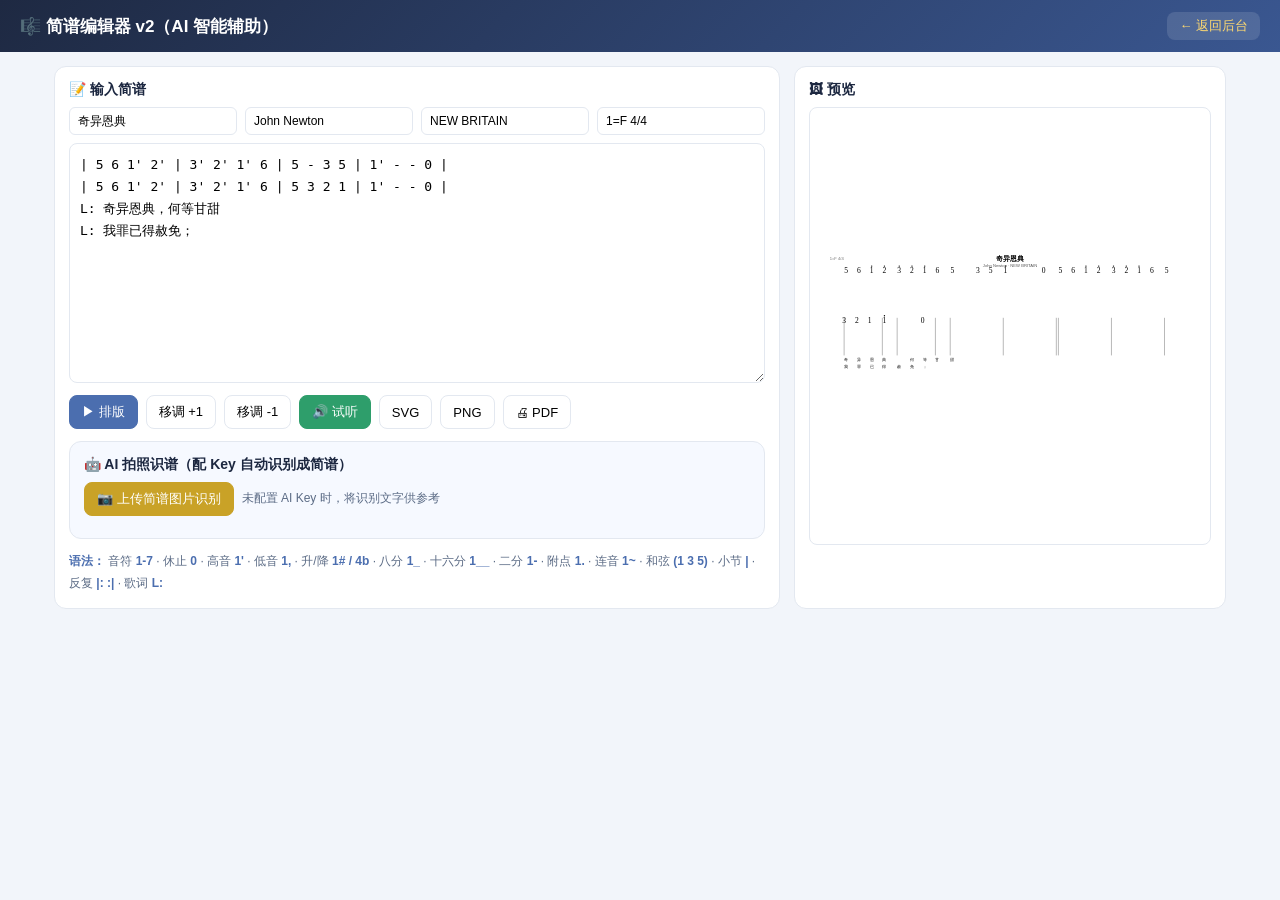
<file: static/jianpu.html>
<!DOCTYPE html>
<html lang="zh-CN">
<head>
<meta charset="UTF-8">
<meta name="viewport" content="width=device-width, initial-scale=1.0">
<title>简谱编辑器 · 赞美诗中心</title>
<style>
:root{--ink:#1c2740;--ink2:#5b6b85;--primary:#4b6eaf;--gold:#c9a227;--line:#e3e8f0;--bg:#f2f5fa}
*{box-sizing:border-box;margin:0;padding:0}
body{font-family:-apple-system,BlinkMacSystemFont,"PingFang SC","Hiragino Sans GB","Microsoft YaHei",sans-serif;background:var(--bg);color:var(--ink);}
.top{background:linear-gradient(135deg,#1e2942,#3a5791);color:#fff;padding:12px 20px;display:flex;justify-content:space-between;align-items:center;flex-wrap:wrap;gap:8px}
.top h1{font-size:17px}
.top a{color:#ffd970;text-decoration:none;font-size:13px;background:rgba(255,255,255,.12);padding:5px 12px;border-radius:8px}
.wrap{max-width:1200px;margin:0 auto;padding:14px}
.grid{display:grid;grid-template-columns:1fr 1.5fr;gap:14px}
@media(max-width:950px){.grid{grid-template-columns:1fr}}
.card{background:#fff;border:1px solid var(--line);border-radius:12px;padding:14px;margin-bottom:12px}
.card h2{font-size:14px;margin-bottom:8px}
textarea{width:100%;min-height:240px;border:1px solid var(--line);border-radius:8px;padding:10px;font-size:13px;font-family:ui-monospace,Menlo,monospace;line-height:1.7;resize:vertical;outline:none}
textarea:focus{border-color:var(--primary)}
.btn{border:1px solid var(--line);background:#fff;border-radius:8px;padding:7px 12px;font-size:13px;cursor:pointer}
.btn-primary{background:var(--primary);color:#fff;border-color:var(--primary)}
.btn-gold{background:var(--gold);color:#fff;border-color:var(--gold)}
.btn-green{background:#2e9e6b;color:#fff;border-color:#2e9e6b}
.btn:hover{opacity:.9}
.mt8{margin-top:8px}.mt12{margin-top:12px}
.hint{font-size:12px;color:var(--ink2);line-height:1.8}
.hint b{color:var(--primary)}
#score{overflow:auto;min-height:320px;background:#fff;border:1px solid var(--line);border-radius:8px;padding:10px}
#score svg{max-width:100%}
.meta{display:grid;grid-template-columns:repeat(4,1fr);gap:8px;margin-bottom:8px}
.meta input{border:1px solid var(--line);border-radius:6px;padding:6px 8px;font-size:12px;outline:none}
.upload{display:flex;gap:8px;align-items:center;flex-wrap:wrap}
</style>
</head>
<body>
<div class="top">
  <h1>🎼 简谱编辑器 v2（AI 智能辅助）</h1>
  <a href="/#/collection">← 返回后台</a>
</div>
<div class="wrap">
  <div class="grid">
    <div class="card">
      <h2>📝 输入简谱</h2>
      <div class="meta">
        <input id="mTitle" placeholder="歌名" value="奇异恩典">
        <input id="mAuthor" placeholder="作词" value="John Newton">
        <input id="mComposer" placeholder="作曲" value="NEW BRITAIN">
        <input id="mKey" placeholder="1=F 4/4" value="1=F 4/4">
      </div>
      <textarea id="src" spellcheck="false">| 5 6 1' 2' | 3' 2' 1' 6 | 5 - 3 5 | 1' - - 0 |
| 5 6 1' 2' | 3' 2' 1' 6 | 5 3 2 1 | 1' - - 0 |
L: 奇异恩典，何等甘甜
L: 我罪已得赦免；</textarea>
      <div class="mt8 flex" style="display:flex;gap:8px;flex-wrap:wrap">
        <button class="btn btn-primary" id="render">▶ 排版</button>
        <button class="btn" id="transUp">移调 +1</button>
        <button class="btn" id="transDown">移调 -1</button>
        <button class="btn btn-green" id="play">🔊 试听</button>
        <button class="btn" id="dlSvg">SVG</button>
        <button class="btn" id="dlPng">PNG</button>
        <button class="btn" id="dlPdf">🖨 PDF</button>
      </div>
      <div class="card mt12" style="background:#f6f9ff">
        <h2>🤖 AI 拍照识谱（配 Key 自动识别成简谱）</h2>
        <div class="upload">
          <label class="btn btn-gold" for="aiFile">📷 上传简谱图片识别</label>
          <input type="file" id="aiFile" accept="image/*" style="display:none">
          <span class="hint" id="aiStatus">未配置 AI Key 时，将识别文字供参考</span>
        </div>
        <div id="aiResult" class="mt8 hint"></div>
      </div>
      <div class="hint mt12">
        <b>语法：</b> 音符 <b>1-7</b> · 休止 <b>0</b> · 高音 <b>1'</b> · 低音 <b>1,</b> · 升/降 <b>1# / 4b</b> · 八分 <b>1_</b> · 十六分 <b>1__</b> · 二分 <b>1-</b> · 附点 <b>1.</b> · 连音 <b>1~</b> · 和弦 <b>(1 3 5)</b> · 小节 <b>|</b> · 反复 <b>|: :|</b> · 歌词 <b>L:</b>
      </div>
    </div>
    <div class="card">
      <h2>🖼 预览</h2>
      <div id="score"></div>
    </div>
  </div>
</div>
<script>
const $ = (s) => document.querySelector(s);
const DUR = { "": 1, "_": 0.5, "__": 0.25, "-": 2, "--": 3, "---": 4 };
const W = 30, H = 34, TOP = 58;

function parseTokens() {
  const lines = $("#src").value.split("\n").map(l => l.trim()).filter(l => l);
  const lyricRows = [], music = [];
  for (const ln of lines) {
    if (ln.startsWith("L:")) { lyricRows.push(ln.slice(2).trim()); continue; }
    music.push(ln);
  }
  const tokens = [];
  for (const ln of music) for (const t of ln.split(/\s+/)) if (t) tokens.push(t);
  return { tokens, lyricRows };
}

function noteWidth(tok) {
  let dur = "";
  const m = tok.match(/-+$/);
  if (tok.endsWith("__")) dur = "__"; else if (tok.endsWith("_")) dur = "_"; else if (m) dur = m[0];
  return (DUR[dur] ?? 1) * W;
}
function cleanNote(tok) {
  const m = tok.match(/^(\d+|[0-7])/);
  return m ? m[1] : null;
}
function hasDur(tok) {
  return /[_\-.]/.test(tok) || /'|,/.test(tok);
}

function renderJianpu() {
  const { tokens, lyricRows } = parseTokens();
  let x = 50, maxX = 50, y = TOP, firstX = 50;
  const notes = [], bars = [];
  for (const tok of tokens) {
    if (tok.startsWith("|") || tok.startsWith(":")) {
      bars.push({ x, type: tok });
      x += tok.startsWith("||") || tok.startsWith("|:") ? 12 : tok.startsWith(":|") ? 16 : 6;
      continue;
    }
    if (tok.startsWith("(") || tok.includes(")")) {
      // 和弦：括号内音符叠置
      const inner = tok.replace(/[()]/g, "").split(/\s+/).filter(Boolean);
      const w = Math.max(...inner.map(noteWidth)) + 6;
      notes.push({ x, y, chord: inner, w });
      x += w + 6; maxX = x; continue;
    }
    if (x > 1000) { x = firstX; y += H * 4 + 8; }
    const base = cleanNote(tok);
    const w = base !== null ? noteWidth(tok) : W;
    notes.push({ x, y, tok, w, isNote: base !== null });
    x += w + 7; maxX = Math.max(maxX, x);
  }
  maxX += 40;
  const lyricH = lyricRows.length * 20;
  const svgH = y + H * 4 + lyricH + 34;
  const PAD = 20;
  let svg = `<svg xmlns="http://www.w3.org/2000/svg" width="${maxX + PAD * 2}" height="${svgH}" viewBox="0 0 ${maxX + PAD * 2} ${svgH}" style="background:#fff">`;
  // 标题区
  const title = $("#mTitle").value.trim() || "未命名";
  const author = $("#mAuthor").value.trim(), composer = $("#mComposer").value.trim();
  const keyMeter = $("#mKey").value.trim();
  const tw = title.length * 16;
  svg += `<text x="${PAD + maxX / 2}" y="24" font-size="20" font-weight="bold" text-anchor="middle">${title}</text>`;
  const sub = [author, composer].filter(Boolean).join(" · ");
  if (sub) svg += `<text x="${PAD + maxX / 2}" y="42" font-size="12" text-anchor="middle" fill="#555">${sub}</text>`;
  svg += `<text x="${PAD + 8}" y="20" font-size="12" fill="#777">${keyMeter}</text>`;
  // 小节线
  for (const b of bars) {
    const bx = PAD + b.x;
    svg += `<line x1="${bx}" y1="${y - 14}" x2="${bx}" y2="${y + H * 2.8}" stroke="#333" stroke-width="${b.type.includes("||") || b.type.includes(":") ? 1.6 : 1}"/>`;
    if (b.type.startsWith("|:")) svg += `<text x="${bx - 4}" y="${y - 20}" font-size="13">𝄆</text>`;
    if (b.type.startsWith(":|")) svg += `<text x="${bx - 12}" y="${y - 20}" font-size="13">𝄇</text>`;
  }
  // 音符
  for (const n of notes) {
    const nx = PAD + n.x, ny = n.y;
    if (n.chord) {
      const steps = n.chord.length;
      n.chord.forEach((c, i) => {
        const m = c.match(/^([0-7])(['",]*)(_*)(-*)(\.?)([#b♯♭]?)$/);
        if (!m) return;
        const cy = ny + (i - steps / 2 + 0.5) * 16;
        const w = noteWidth(c);
        svg += `<text x="${nx}" y="${cy}" font-size="16" text-anchor="middle">${m[1]}</text>`;
        const up = (m[2].match(/'/g) || []).length, down = (m[2].match(/,/g) || []).length;
        for (let k = 0; k < up; k++) svg += `<circle cx="${nx}" cy="${cy - 14 - k * 5}" r="1.6"/>`;
        for (let k = 0; k < down; k++) svg += `<circle cx="${nx}" cy="${cy + 6 + k * 5}" r="1.6"/>`;
        if (m[6]) svg += `<text x="${nx + 10}" y="${cy - 4}" font-size="11">${m[6]}</text>`;
        if (m[3] === "_") svg += `<line x1="${nx - w/2}" y1="${cy + 7}" x2="${nx + w/2}" y2="${cy + 7}" stroke="#000" stroke-width="1.4"/>`;
      });
      continue;
    }
    if (!n.isNote) continue;
    const m = n.tok.match(/^([0-7])(['",]*)(_*)(-*)(\.?)([#b♯♭]?)$/);
    if (!m) continue;
    const digit = m[1], oct = m[2] || "", und = m[3] || "", ext = m[4] || "", dot = m[5], acc = m[6] || "";
    const up = (oct.match(/'/g) || []).length, down = (oct.match(/,/g) || []).length;
    const w = noteWidth(n.tok);
    const tie = n.tok.endsWith("~");
    svg += `<text x="${nx}" y="${ny}" font-size="22" font-family="Georgia,serif" text-anchor="middle">${digit}</text>`;
    if (acc) svg += `<text x="${nx + 10}" y="${ny - 5}" font-size="12">${acc.replace("#","♯").replace("b","♭")}</text>`;
    for (let i = 0; i < up; i++) svg += `<circle cx="${nx}" cy="${ny - 20 - i * 6}" r="2"/>`;
    for (let i = 0; i < down; i++) svg += `<circle cx="${nx}" cy="${ny + 8 + i * 6}" r="2"/>`;
    if (und === "_") svg += `<line x1="${nx - w/2}" y1="${ny + 10}" x2="${nx + w/2}" y2="${ny + 10}" stroke="#000" stroke-width="1.5"/>`;
    if (und === "__") { svg += `<line x1="${nx - w/2}" y1="${ny + 10}" x2="${nx + w/2}" y2="${ny + 10}" stroke="#000" stroke-width="1.5"/><line x1="${nx - w/2}" y1="${ny + 14}" x2="${nx + w/2}" y2="${ny + 14}" stroke="#000" stroke-width="1.5"/>`; }
    if (ext) svg += `<line x1="${nx + 4}" y1="${ny}" x2="${nx + (DUR[ext] ?? 1) * W - 4}" y2="${ny}" stroke="#000" stroke-width="2"/>`;
    if (dot) svg += `<circle cx="${nx + w/2 + 6}" cy="${ny}" r="2.5"/>`;
    if (tie) svg += `<path d="M ${nx + 6} ${ny - 3} Q ${nx + 14} ${ny - 12} ${nx + 22} ${ny - 3}" stroke="#000" fill="none" stroke-width="1.6"/>`;
  }
  // 歌词
  lyricRows.forEach((lr, ri) => {
    const chars = Array.from(lr);
    const noteXs = notes.filter(n => n.isNote && !n.chord).map(n => n.x);
    const yl = y + H * 3 + 10 + ri * 20;
    chars.forEach((c, ci) => {
      if (c === " " || c === "，") return;
      const nx = noteXs[Math.min(ci, noteXs.length - 1)] ?? 50;
      svg += `<text x="${PAD + nx}" y="${yl}" font-size="13" text-anchor="middle">${c}</text>`;
    });
  });
  svg += `</svg>`;
  return svg;
}

function render() {
  $("#score").innerHTML = renderJianpu();
}

function transpose(delta) {
  const ta = $("#src");
  ta.value = ta.value.replace(/[1-7](?:['",]*)(?:_*)(?:-*)(?:\.?)(?:[#b♯♭]?)/g, (tok) => {
    const m = tok.match(/^([1-7])(.*)$/);
    if (!m) return tok;
    let n = Number(m[1]) + delta;
    if (n > 7) n -= 7; if (n < 1) n += 7;
    return n + m[2];
  });
  render();
}

// MIDI 试听
let ac = null;
function tone(freq, t0, dur) {
  const o = ac.createOscillator(), g = ac.createGain();
  o.type = "sine"; o.frequency.value = freq;
  o.connect(g); g.connect(ac.destination);
  g.gain.setValueAtTime(0.0001, t0);
  g.gain.exponentialRampToValueAtTime(0.22, t0 + 0.02);
  g.gain.exponentialRampToValueAtTime(0.0001, t0 + dur);
  o.start(t0); o.stop(t0 + dur + 0.05);
}
function playMidi() {
  const { tokens } = parseTokens();
  const freq = { 1: 523.25, 2: 587.33, 3: 659.25, 4: 698.46, 5: 783.99, 6: 880.0, 7: 987.77 };
  if (!ac) ac = new (window.AudioContext || window.webkitAudioContext)();
  let t = ac.currentTime + 0.1;
  for (const tok of tokens) {
    if (tok.startsWith("|") || tok.startsWith(":")) continue;
    if (tok.startsWith("(")) { for (const c of tok.replace(/[()]/g,"").split(/\s+/)) tone(freq[cleanNote(c)] || 0, t, 0.5); t += 0.5; continue; }
    const base = cleanNote(tok);
    if (base === null) continue;
    let oct = 0; const om = tok.match(/('+)/); if (om) oct = om[1].length;
    const dm = tok.match(/(,+)/); if (dm) oct = -dm[1].length;
    let dur = 1; if (tok.endsWith("_")) dur = 0.5; if (tok.endsWith("__")) dur = 0.25;
    const em = tok.match(/(-+)$/); if (em) dur = (em[1].length + 1) * 0.5;
    if (base === "0") { t += dur * 0.55; continue; }
    tone(freq[base] * Math.pow(2, oct), t, dur * 0.55);
    t += dur * 0.55;
  }
}
$("#play").addEventListener("click", playMidi);

function svgToCanvas(svg) {
  const blob = new Blob([svg], { type: "image/svg+xml;charset=utf-8" });
  const url = URL.createObjectURL(blob);
  return new Promise((res) => {
    const img = new Image();
    img.onload = () => {
      const m = svg.match(/width="(\d+)" height="(\d+)"/);
      const w = Number(m?.[1] || 800), h = Number(m?.[2] || 400);
      const c = document.createElement("canvas"); c.width = w; c.height = h;
      c.getContext("2d").drawImage(img, 0, 0, w, h);
      URL.revokeObjectURL(url); res(c);
    };
    img.src = url;
  });
}
$("#render").addEventListener("click", render);
$("#transUp").addEventListener("click", () => transpose(1));
$("#transDown").addEventListener("click", () => transpose(-1));
$("#dlSvg").addEventListener("click", () => {
  const a = document.createElement("a"); a.href = URL.createObjectURL(new Blob([renderJianpu()], { type: "image/svg+xml" })); a.download = "简谱.svg"; a.click();
});
$("#dlPng").addEventListener("click", async () => {
  const c = await svgToCanvas(renderJianpu());
  const a = document.createElement("a"); a.href = c.toDataURL("image/png"); a.download = "简谱.png"; a.click();
});
$("#dlPdf").addEventListener("click", () => {
  const win = window.open("", "_blank");
  win.document.write(`<html><head><title>简谱</title><style>@page{size:A4;margin:15mm}body{font-family:'PingFang SC','Microsoft YaHei';margin:0}svg{width:100%;height:auto}</style></head><body>${renderJianpu()}</body></html>`);
  win.document.close(); setTimeout(() => win.print(), 400);
});
// AI 识谱
$("#aiFile").addEventListener("change", async (e) => {
  const f = e.target.files[0]; if (!f) return;
  $("#aiStatus").textContent = "识别中…";
  const fd = new FormData(); fd.append("file", f, f.name);
  try {
    const r = await fetch("/api/jianpu/ocr", { method: "POST", body: fd });
    const d = await r.json();
    if (d.jianpu) {
      $("#src").value = d.jianpu;
      render();
      $("#aiStatus").textContent = "✅ AI 识别完成，已填入简谱（可修改）";
    } else if (d.text) {
      $("#aiResult").innerHTML = `未配置 AI Key，已识别文字供参考（请手动整理成简谱）：<pre style="background:#fff;border:1px solid #e3e8f0;border-radius:6px;padding:8px;font-size:12px;white-space:pre-wrap">${d.text.slice(0, 800)}</pre>`;
      $("#aiStatus").textContent = "已识别文字（未配 AI Key）";
    } else {
      $("#aiStatus").textContent = "未识别到内容";
    }
  } catch (err) { $("#aiStatus").textContent = "识别失败：" + err.message; }
  e.target.value = "";
});
render();
</script>
</body>
</html>
</file>
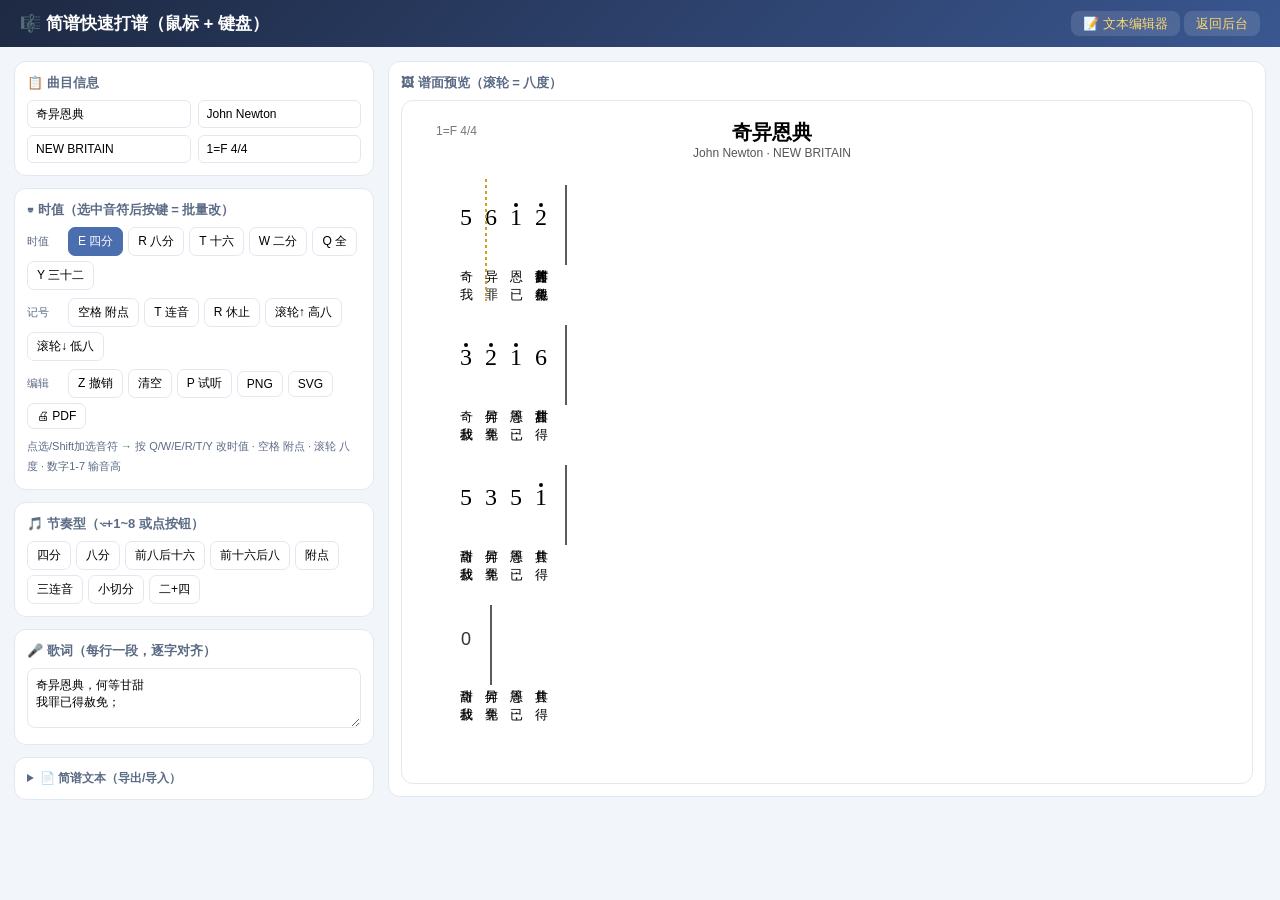
<file: static/jianpu_mouse.html>
<!DOCTYPE html>
<html lang="zh-CN">
<head>
<meta charset="UTF-8">
<meta name="viewport" content="width=device-width, initial-scale=1.0">
<title>简谱快速打谱 · 赞美诗中心</title>
<style>
:root{--ink:#1c2740;--ink2:#5b6b85;--primary:#4b6eaf;--gold:#c9a227;--line:#e3e8f0;--bg:#f2f5fa}
*{box-sizing:border-box;margin:0;padding:0}
body{font-family:-apple-system,BlinkMacSystemFont,"PingFang SC","Hiragino Sans GB","Microsoft YaHei",sans-serif;background:var(--bg);color:var(--ink);}
.top{background:linear-gradient(135deg,#1e2942,#3a5791);color:#fff;padding:12px 20px;display:flex;justify-content:space-between;align-items:center;flex-wrap:wrap;gap:8px}
.top h1{font-size:17px}
.top a{color:#ffd970;text-decoration:none;font-size:13px;background:rgba(255,255,255,.12);padding:5px 12px;border-radius:8px}
.wrap{max-width:1400px;margin:0 auto;padding:14px;display:grid;grid-template-columns:360px 1fr;gap:14px;align-items:start}
@media(max-width:980px){.wrap{grid-template-columns:1fr}}
.left{display:flex;flex-direction:column;gap:12px}
.card{background:#fff;border:1px solid var(--line);border-radius:12px;padding:12px}
.card h2{font-size:13px;margin-bottom:8px;color:var(--ink2);font-weight:600}
.btn{border:1px solid var(--line);background:#fff;border-radius:7px;padding:5px 9px;font-size:12px;cursor:pointer}
.btn.on{background:var(--primary);color:#fff;border-color:var(--primary)}
.btn-gold{background:var(--gold);color:#fff;border-color:var(--gold)}
.btn-green{background:#2e9e6b;color:#fff;border-color:#2e9e6b}
.btn:hover{opacity:.9}
.tb{display:flex;flex-direction:column;gap:8px}
.tb-row{display:flex;flex-wrap:wrap;gap:5px;align-items:center}
.tb-row .lb{font-size:11px;color:var(--ink2);margin-right:2px;min-width:34px}
textarea{border:1px solid var(--line);border-radius:8px;padding:8px;font-size:12px;font-family:ui-monospace,Menlo,monospace;min-height:60px;width:100%;outline:none;resize:vertical}
.meta{display:grid;grid-template-columns:1fr 1fr;gap:7px}
.meta input{border:1px solid var(--line);border-radius:6px;padding:6px 8px;font-size:12px;outline:none;width:100%}
#score{overflow:auto;max-height:calc(100vh - 130px);min-height:70vh;background:#fff;border:1px solid var(--line);border-radius:12px;padding:14px}
#score svg{max-width:100%}
.hint{font-size:11px;color:var(--ink2);line-height:1.8}
.hint b{color:var(--primary)}
details.card summary{cursor:pointer;font-size:12px;color:var(--ink2);font-weight:600}
.mt8{margin-top:8px}
</style>
</head>
<body>
<div class="top">
  <h1>🎼 简谱快速打谱（鼠标 + 键盘）</h1>
  <span>
    <a href="/jianpu">📝 文本编辑器</a>
    <a href="/#/collection">返回后台</a>
  </span>
</div>
<div class="wrap">
  <div class="left">
    <div class="card">
      <h2>📋 曲目信息</h2>
      <div class="meta">
        <input id="mTitle" placeholder="歌名" value="奇异恩典">
        <input id="mAuthor" placeholder="作词" value="John Newton">
        <input id="mComposer" placeholder="作曲" value="NEW BRITAIN">
        <input id="mKey" placeholder="1=F 4/4" value="1=F 4/4">
      </div>
    </div>
    <div class="card">
      <h2>⌨ 时值（选中音符后按键 = 批量改）</h2>
      <div class="tb">
        <div class="tb-row"><span class="lb">时值</span>
          <button class="btn on" data-dur="1" title="E 四分">E 四分</button>
          <button class="btn" data-dur="0.5" title="R 八分">R 八分</button>
          <button class="btn" data-dur="0.25" title="T 十六">T 十六</button>
          <button class="btn" data-dur="2" title="W 二分">W 二分</button>
          <button class="btn" data-dur="4" title="Q 全音符">Q 全</button>
          <button class="btn" data-dur="0.125" title="Y 三十二">Y 三十二</button>
        </div>
        <div class="tb-row"><span class="lb">记号</span>
          <button class="btn" id="tbDot">空格 附点</button>
          <button class="btn" id="tbTie">T 连音</button>
          <button class="btn" id="tbRest">R 休止</button>
          <button class="btn" id="tbOctU">滚轮↑ 高八</button>
          <button class="btn" id="tbOctD">滚轮↓ 低八</button>
        </div>
        <div class="tb-row"><span class="lb">编辑</span>
          <button class="btn" id="undo">Z 撤销</button>
          <button class="btn" id="clear">清空</button>
          <button class="btn" id="play">P 试听</button>
          <button class="btn" id="dlPng">PNG</button>
          <button class="btn" id="dlSvg">SVG</button>
          <button class="btn" id="dlPdf">🖨 PDF</button>
        </div>
      </div>
      <div class="hint mt8">点选/Shift加选音符 → 按 Q/W/E/R/T/Y 改时值 · 空格 附点 · 滚轮 八度 · 数字1-7 输音高</div>
    </div>
    <div class="card">
      <h2>🎵 节奏型（⌥+1~8 或点按钮）</h2>
      <div class="tb-row">
        <button class="btn" data-ry="0">四分</button>
        <button class="btn" data-ry="1">八分</button>
        <button class="btn" data-ry="2">前八后十六</button>
        <button class="btn" data-ry="3">前十六后八</button>
        <button class="btn" data-ry="4">附点</button>
        <button class="btn" data-ry="5">三连音</button>
        <button class="btn" data-ry="6">小切分</button>
        <button class="btn" data-ry="7">二+四</button>
      </div>
    </div>
    <div class="card">
      <h2>🎤 歌词（每行一段，逐字对齐）</h2>
      <textarea id="lyrics">奇异恩典，何等甘甜
我罪已得赦免；</textarea>
    </div>
    <details class="card">
      <summary>📄 简谱文本（导出/导入）</summary>
      <div class="mt8">
        <textarea id="txt" readonly></textarea>
        <button class="btn mt8" id="fromTxt">⬇ 从文本导入</button>
      </div>
    </details>
  </div>
  <div class="card">
    <h2>🖼 谱面预览（滚轮 = 八度）</h2>
    <div id="score"></div>
  </div>
</div>

<script>

const $ = (s) => document.querySelector(s);
const DUR_LABEL = { 4: "---", 2: "-", 1: "", 0.5: "_", 0.25: "__" };
const state = { dur: 1, dot: false, tie: false, rest: false, oct: 0, notes: [], sel: -1, meter: [4, 4], pos: 0, lastPitch: 5, selSet: new Set() };

function addNote(pitch, dur, dot, oct, tie, type) {
  if (type !== "r") state.lastPitch = pitch;
  const n = { pitch, dur, dot, oct, tie, type: type || "n" };
  state.notes.splice(Math.min(state.pos, state.notes.length), 0, n);
  state.pos = Math.min(state.pos + 1, state.notes.length);
  state.sel = -1;
  state.rest = false;
  state.tie = false;
  render();
}
function insertAt(i, n) { state.notes.splice(i, 0, n); state.sel = -1; render(); }

function tokenText(n) {
  if (n.type === "r") return "0";
  let t = String(n.pitch);
  for (let i = 0; i < Math.abs(n.oct); i++) t += n.oct > 0 ? "'" : ",";
  t += DUR_LABEL[n.dur] || "";
  if (n.dot) t += ".";
  if (n.tie) t += "~";
  return t;
}
function toText() {
  const parts = [];
  let beats = 0;
  state.notes.forEach((n, i) => {
    const isBar = i > 0 && beats >= state.meter[1];
    if (isBar) { parts.push("|"); beats = 0; }
    parts.push(tokenText(n));
    beats += n.dur;
    if (beats >= state.meter[1]) beats = state.meter[1];
  });
  return (state.meter[0] ? `${state.meter[0]}=${$("#mKey").value.match(/[A-Ga-g][#b♯♭]?/)?.[0] || "C"} ${state.meter[0]}/${state.meter[1]} ` : "") + "\n" + parts.join(" ");
}

function fromText(txt) {
  state.notes = [];
  const tokens = txt.split(/\s+/).filter(Boolean);
  for (const t of tokens) {
    if (t.startsWith("|") || t.startsWith(":")) continue;
    if (t.startsWith("0")) { state.notes.push({ pitch: 0, dur: 1, dot: false, oct: 0, tie: false, type: "r" }); continue; }
    const m = t.match(/^([1-7])(['',]*)(_*|-*)(\.?)(~?)$/);
    if (!m) continue;
    const oct = (m[2].match(/'/g) || []).length - (m[2].match(/,/g) || []).length;
    let dur = 1;
    if (m[3] === "__") dur = 0.25; else if (m[3] === "_") dur = 0.5;
    else if (m[3]) dur = m[3].length + 1;
    if (dur > 4) dur = 4;
    state.notes.push({ pitch: Number(m[1]), dur, dot: !!m[4], oct, tie: !!m[5], type: "n" });
  }
  render();
}

function layout() {
  const beatsPerBar = state.meter[1] || 4;
  const W = 34, H = 40, TOP = 70, LEFT = 50, barW = beatsPerBar * W + 12, maxBars = 4;
  const rows = [];
  let row = { notes: [], beats: 0, bars: 0 };
  let lastWasBar = false;
  state.notes.forEach((n) => {
    if (row.beats + n.dur > beatsPerBar + 0.001 && row.beats > 0 && !lastWasBar) {
      row.bars++;
      rows.push(row);
      row = { notes: [], beats: 0, bars: 0 };
    }
    row.notes.push(n);
    row.beats += n.dur;
    lastWasBar = false;
    if (row.beats >= beatsPerBar - 0.001) {
      row.bars++;
      rows.push(row);
      row = { notes: [], beats: 0, bars: 0 };
      lastWasBar = true;
    }
  });
  if (row.notes.length) rows.push(row);
  const lyricRows = $("#lyrics").value.split("\n").map(l => l.trim()).filter(l => l);
  const lineH = H * 2.4 + (lyricRows.length ? lyricRows.length * 18 + 8 : 0);
  const svgH = rows.length * lineH + TOP + 20;
  const svgW = LEFT * 2 + maxBars * barW + 20;
  return { rows, lyricRows, lineH, svgH, svgW, W, H, TOP, LEFT, barW, beatsPerBar };
}

function render() {
  const L = layout();
  let svg = `<svg xmlns="http://www.w3.org/2000/svg" width="${L.svgW}" height="${L.svgH}" viewBox="0 0 ${L.svgW} ${L.svgH}" style="background:#fff">`;
  const title = $("#mTitle").value.trim() || "未命名";
  svg += `<text x="${L.svgW/2}" y="24" font-size="20" font-weight="bold" text-anchor="middle">${title}</text>`;
  const sub = [$("#mAuthor").value.trim(), $("#mComposer").value.trim()].filter(Boolean).join(" · ");
  if (sub) svg += `<text x="${L.svgW/2}" y="42" font-size="12" text-anchor="middle" fill="#555">${sub}</text>`;
  svg += `<text x="20" y="20" font-size="12" fill="#777">${$("#mKey").value.trim()}</text>`;

  let gi = 0;
  const allNoteXs = [];
  const PADX = (x) => x + 20;
  const lyricRows = L.lyricRows;
  for (let ri = 0; ri < L.rows.length; ri++) {
    const row = L.rows[ri];
    const ry = L.TOP + ri * L.lineH;
    let x = L.LEFT;
    let beats = 0;
    for (const [i, n] of row.notes.entries()) {
      const isBar = i > 0 && beats >= L.beatsPerBar - 0.001;
      if (isBar) {
        svg += `<line x1="${x}" y1="${ry}" x2="${x}" y2="${ry + L.H * 2}" stroke="#333" stroke-width="1"/>`;
        x += 10; beats = 0;
      }
      const nx = x, ny = ry + L.H;
      if (n.type === "r") {
        svg += `<text x="${nx}" y="${ny}" font-size="18" text-anchor="middle" fill="${state.selSet.has(gi) ? "#c9a227" : "#333"}">0</text>`;
      } else {
        svg += `<text x="${nx}" y="${ny}" font-size="24" font-family="Georgia,serif" text-anchor="middle" data-i="${gi}" fill="${state.selSet.has(gi) ? "#c9a227" : "#000"}">${n.pitch}</text>`;
        for (let k = 0; k < Math.abs(n.oct); k++) {
          const cy = n.oct > 0 ? ny - 20 - k * 6 : ny + 8 + k * 6;
          svg += `<circle cx="${nx}" cy="${cy}" r="2"/>`;
        }
        if (n.dot) svg += `<circle cx="${nx + n.dur * 17 + 8}" cy="${ny}" r="2.5"/>`;
        if (n.tie) svg += `<path d="M ${nx+4} ${ny-4} Q ${nx+12} ${ny-14} ${nx+20} ${ny-4}" stroke="#000" fill="none" stroke-width="1.6"/>`;
      }
      // 时值线
      if (n.dur <= 0.5) svg += `<line x1="${nx - 10}" y1="${ny + 11}" x2="${nx + 10}" y2="${ny + 11}" stroke="#000" stroke-width="1.5"/>`;
      if (n.dur <= 0.25) svg += `<line x1="${nx - 10}" y1="${ny + 15}" x2="${nx + 10}" y2="${ny + 15}" stroke="#000" stroke-width="1.5"/>`;
      if (n.dur >= 2) svg += `<line x1="${nx + 6}" y1="${ny}" x2="${nx + n.dur * 17 - 6}" y2="${ny}" stroke="#000" stroke-width="2"/>`;
      allNoteXs.push(nx);
      x += n.dur * 17 + 8;
      beats += n.dur;
      gi++;
    }
    // 行尾小节线
    svg += `<line x1="${x}" y1="${ry}" x2="${x}" y2="${ry + L.H * 2}" stroke="#333" stroke-width="1.6"/>`;
    // 歌词：每段从第1个音符开始独立对齐（多段同旋律）
    lyricRows.forEach((lr, lri) => {
      const chars = Array.from(lr);
      chars.forEach((c, ci) => {
        if (c === " " || c === "，") return;
        const nx = allNoteXs[Math.min(ci, allNoteXs.length - 1)] ?? L.LEFT;
        svg += `<text x="${nx}" y="${ry + L.H * 2 + 16 + lri * 18}" font-size="13" text-anchor="middle">${c}</text>`;
      });
    });
  }
  // 光标标记（在插入位置画一条线）
  const cursorX = state.pos < allNoteXs.length ? allNoteXs[state.pos] : (allNoteXs.length ? allNoteXs[allNoteXs.length - 1] + 20 : L.LEFT);
  svg += `<line x1="${PADX(cursorX)}" y1="${L.TOP - 6}" x2="${PADX(cursorX)}" y2="${L.TOP + L.H * 2 + (lyricRows.length ? lyricRows.length * 18 : 10)}" stroke="#c9a227" stroke-width="2" stroke-dasharray="3,3"/>`;
  svg += `</svg>`;
  $("#score").innerHTML = svg;
  $("#txt").value = toText();
}

// 键盘输入：按用户方案（Q全 W二 E四 R八 T十六 Y三十二；空格=附点；选中音符后按键=批量改时值）
function applyToSelection(fn) {
  if (state.selSet.size) { for (const i of state.selSet) { const n = state.notes[i]; if (n) fn(n); } return true; }
  return false;
}
document.addEventListener("keydown", (e) => {
  if (e.target.tagName === "INPUT" || e.target.tagName === "TEXTAREA") return;
  const k = e.key.toLowerCase();
  // ⌥+数字 = 插入节奏型
  if (e.altKey && /^[1-8]$/.test(k)) {
    insertRhythm(Number(k) - 1); e.preventDefault(); return;
  }
  if (/^[1-7]$/.test(k)) {
    addNote(Number(k), state.dur, state.dot, state.oct, state.tie, "n");
    state.dot = false; e.preventDefault();
  } else if (k === "0") { addNote(0, state.dur, false, 0, false, "r"); e.preventDefault(); }
  else if (k === "q") { if (!applyToSelection(n => n.dur = 4)) state.dur = 4; render(); e.preventDefault(); }
  else if (k === "w") { if (!applyToSelection(n => n.dur = 2)) state.dur = 2; render(); e.preventDefault(); }
  else if (k === "e") { if (!applyToSelection(n => n.dur = 1)) state.dur = 1; render(); e.preventDefault(); }
  else if (k === "r") { if (!applyToSelection(n => n.dur = 0.5)) state.dur = 0.5; render(); e.preventDefault(); }
  else if (k === "t") { if (!applyToSelection(n => n.dur = 0.25)) state.dur = 0.25; render(); e.preventDefault(); }
  else if (k === "y") { if (!applyToSelection(n => n.dur = 0.125)) state.dur = 0.125; render(); e.preventDefault(); }
  else if (k === " ") { if (!applyToSelection(n => n.dot = !n.dot)) state.dot = !state.dot; render(); e.preventDefault(); }
  else if (k === "z") { if (state.notes.length) { state.notes.splice(state.pos > 0 ? state.pos - 1 : 0, 1); if (state.pos > 0) state.pos--; render(); } e.preventDefault(); }
  else if (k === "p") { play(); e.preventDefault(); }
  else if (k === "o") { transpose(1); e.preventDefault(); }
  else if (k === "i") { transpose(-1); e.preventDefault(); }
  else if (k === "a") { state.pos = Math.max(0, state.pos - 1); render(); e.preventDefault(); }
  else if (k === "f") { state.pos = Math.min(state.notes.length, state.pos + 1); render(); e.preventDefault(); }
  else if (k === "backspace") { if (state.notes.length) { state.notes.splice(state.pos > 0 ? state.pos - 1 : 0, 1); if (state.pos > 0) state.pos--; render(); } e.preventDefault(); }
  else if (k === "delete") { if (state.notes.length && state.pos < state.notes.length) { state.notes.splice(state.pos, 1); render(); } e.preventDefault(); }
  else if (k === "tab") { const durs = [1, 0.5, 0.25, 2, 4]; state.dur = durs[(durs.indexOf(state.dur) + 1) % durs.length]; render(); e.preventDefault(); }
});

// 节奏型（一拍=1）：插入一组音符（音高=最近输入的音高，可再改）
const RHYTHMS = [
  { name: "四分均匀", durs: [1, 1, 1, 1] },
  { name: "八分均匀", durs: [0.5, 0.5, 0.5, 0.5, 0.5, 0.5, 0.5, 0.5] },
  { name: "前八后十六", durs: [0.5, 0.25, 0.25] },
  { name: "前十六后八", durs: [0.25, 0.25, 0.5] },
  { name: "附点节奏", durs: [1.5, 0.5] },
  { name: "三连音(近似)", durs: [0.25, 0.25, 0.25] },
  { name: "小切分", durs: [0.5, 1, 0.5] },
  { name: "二分+四分", durs: [2, 1, 1] },
];
function insertRhythm(idx) {
  const r = RHYTHMS[idx]; if (!r) return;
  const p = state.lastPitch || 1;
  const arr = r.durs.map(dur => ({ pitch: p, dur, dot: false, oct: state.oct, tie: false, type: "n" }));
  state.notes.splice(state.pos, 0, ...arr);
  state.pos += arr.length;
  render();
}

function updateDurUI() {
  document.querySelectorAll("[data-dur]").forEach(b => b.classList.toggle("on", Number(b.dataset.dur) === state.dur));
}

// 工具栏
document.querySelectorAll("[data-dur]").forEach(b => b.addEventListener("click", () => { state.dur = Number(b.dataset.dur); updateDurUI(); }));
$("#tbDot").addEventListener("click", () => { state.dot = !state.dot; $("#tbDot").classList.toggle("on", state.dot); });
$("#tbTie").addEventListener("click", () => { state.tie = !state.tie; $("#tbTie").classList.toggle("on", state.tie); });
$("#tbOctU").addEventListener("click", () => { state.oct = 1; $("#tbOctU").classList.add("on"); $("#tbOctD").classList.remove("on"); });
$("#tbOctD").addEventListener("click", () => { state.oct = -1; $("#tbOctD").classList.add("on"); $("#tbOctU").classList.remove("on"); });
$("#tbRest").addEventListener("click", () => { addNote(0, state.dur, false, 0, false, "r"); });
$("#undo").addEventListener("click", () => { if (state.notes.length) { state.notes.pop(); render(); } });
$("#clear").addEventListener("click", () => { state.notes = []; render(); });
$("#lyrics").addEventListener("input", render);
$("#mTitle").addEventListener("input", render);
$("#mAuthor").addEventListener("input", render);
$("#mComposer").addEventListener("input", render);
$("#fromTxt").addEventListener("click", () => fromText($("#txt").value));

// 鼠标：点击选（Shift/Cmd 加选/反选），右键删选中，滚轮调八度
$("#score").addEventListener("click", (e) => {
  const t = e.target;
  if (t.tagName === "text" && t.dataset.i !== undefined) {
    const i = Number(t.dataset.i);
    if (e.shiftKey || e.metaKey) {
      if (state.selSet.has(i)) state.selSet.delete(i); else state.selSet.add(i);
    } else {
      state.selSet.clear(); state.selSet.add(i);
    }
    state.sel = i;
    render();
  } else if (t.tagName === "svg") {
    state.selSet.clear(); render();
  }
});
$("#score").addEventListener("contextmenu", (e) => {
  e.preventDefault();
  const t = e.target;
  if (state.selSet.size) {
    const arr = [...state.selSet].sort((a, b) => b - a);
    arr.forEach(i => state.notes.splice(i, 1));
    state.selSet.clear();
    render();
  } else if (t.tagName === "text" && t.dataset.i !== undefined) {
    state.notes.splice(Number(t.dataset.i), 1);
    render();
  }
});
$("#score").addEventListener("wheel", (e) => {
  e.preventDefault();
  const t = e.target;
  let targets = state.selSet.size ? [...state.selSet] : (t.tagName === "text" && t.dataset.i !== undefined ? [Number(t.dataset.i)] : []);
  if (!targets.length) return;
  const dir = e.deltaY < 0 ? 1 : -1; // 上滚=高八度
  targets.forEach(i => { const n = state.notes[i]; if (n && n.type === "n") n.oct += dir; });
  render();
});

document.querySelectorAll("[data-ry]").forEach(b => b.addEventListener("click", () => insertRhythm(Number(b.dataset.ry))));

// MIDI 试听
let ac = null;
function play() {
  const f = { 1: 523.25, 2: 587.33, 3: 659.25, 4: 698.46, 5: 783.99, 6: 880, 7: 987.77 };
  if (!ac) ac = new (window.AudioContext || window.webkitAudioContext)();
  let t = ac.currentTime + 0.1;
  state.notes.forEach(n => {
    if (n.type === "r") { t += n.dur * 0.5; return; }
    const o = ac.createOscillator(), g = ac.createGain();
    o.frequency.value = f[n.pitch] * Math.pow(2, n.oct);
    o.connect(g); g.connect(ac.destination);
    g.gain.setValueAtTime(0.0001, t); g.gain.exponentialRampToValueAtTime(0.2, t + 0.02); g.gain.exponentialRampToValueAtTime(0.0001, t + n.dur * 0.5);
    o.start(t); o.stop(t + n.dur * 0.5 + 0.05);
    t += n.dur * 0.5;
  });
}
$("#play").addEventListener("click", play);

function svgToCanvas(svg) {
  const url = URL.createObjectURL(new Blob([svg], { type: "image/svg+xml" }));
  return new Promise((res) => {
    const img = new Image();
    img.onload = () => {
      const m = svg.match(/width="(\d+)" height="(\d+)"/);
      const w = Number(m?.[1] || 800), h = Number(m?.[2] || 400);
      const c = document.createElement("canvas"); c.width = w; c.height = h;
      c.getContext("2d").drawImage(img, 0, 0, w, h); URL.revokeObjectURL(url); res(c);
    };
    img.src = url;
  });
}
function currentSvg() { return $("#score").querySelector("svg").outerHTML; }
$("#dlSvg").addEventListener("click", () => { const a = document.createElement("a"); a.href = URL.createObjectURL(new Blob([currentSvg()], { type: "image/svg+xml" })); a.download = "简谱.svg"; a.click(); });
$("#dlPng").addEventListener("click", async () => { const c = await svgToCanvas(currentSvg()); const a = document.createElement("a"); a.href = c.toDataURL("image/png"); a.download = "简谱.png"; a.click(); });
$("#dlPdf").addEventListener("click", () => {
  const win = window.open("", "_blank");
  win.document.write(`<html><head><title>简谱</title><style>@page{size:A4;margin:15mm}body{font-family:'PingFang SC','Microsoft YaHei';margin:0}svg{width:100%;height:auto}</style></head><body>${currentSvg()}</body></html>`);
  win.document.close(); setTimeout(() => win.print(), 400);
});

// 示例谱
fromText("| 5 6 1' 2' | 3' 2' 1' 6 | 5 - 3 5 | 1' - - 0 |");
render();

</script>
</body>
</html>
</file>
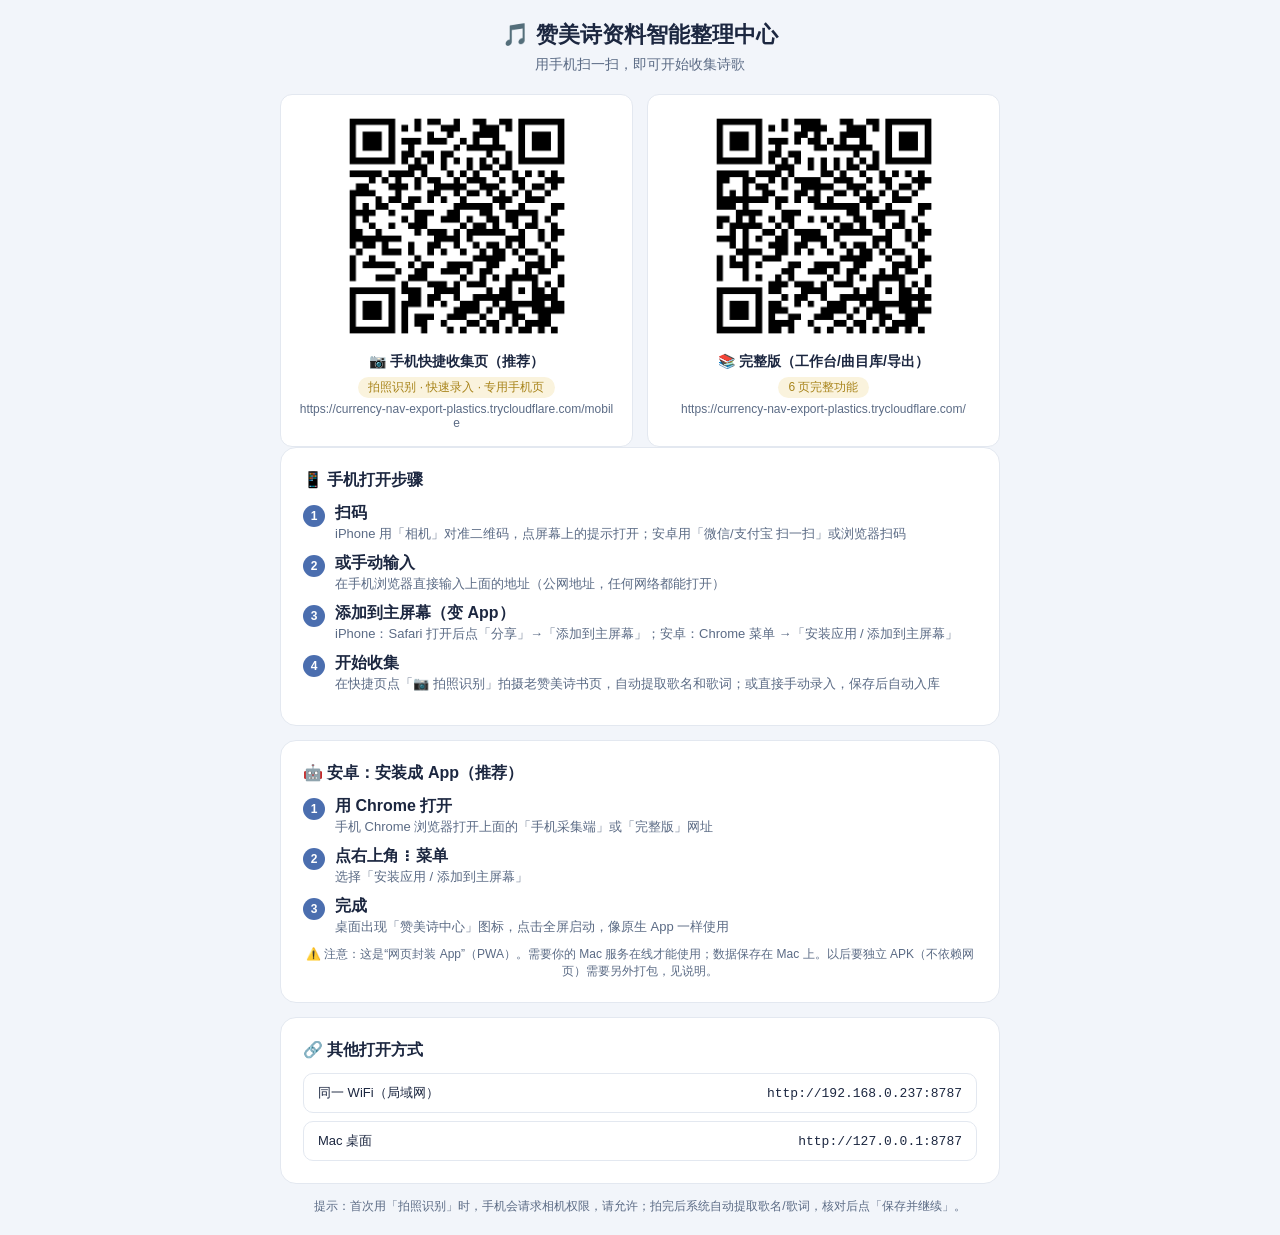
<file: static/qr.html>
<!DOCTYPE html>
<html lang="zh-CN">
<head>
<meta charset="UTF-8">
<meta name="viewport" content="width=device-width, initial-scale=1.0">
<title>手机打开 · 赞美诗中心</title>
<style>
:root{--ink:#1c2740;--ink2:#5b6b85;--primary:#4b6eaf;--gold:#c9a227;--line:#e3e8f0;--bg:#f2f5fa}
*{box-sizing:border-box;margin:0;padding:0}
body{font-family:-apple-system,BlinkMacSystemFont,"PingFang SC","Hiragino Sans GB","Microsoft YaHei",sans-serif;background:var(--bg);color:var(--ink);display:flex;min-height:100vh;align-items:center;justify-content:center;padding:20px}
.wrap{max-width:720px;width:100%}
h1{text-align:center;font-size:22px;margin-bottom:6px}
.sub{text-align:center;color:var(--ink2);margin-bottom:20px;font-size:14px}
.card{background:#fff;border:1px solid var(--line);border-radius:16px;padding:22px;margin-bottom:14px}
.card h2{font-size:16px;margin-bottom:12px}
.grid{display:grid;grid-template-columns:1fr 1fr;gap:14px}
@media(max-width:640px){.grid{grid-template-columns:1fr}}
.qrbox{text-align:center;background:#fff;border:1px solid var(--line);border-radius:12px;padding:16px}
.qrbox img{width:230px;height:230px;border-radius:8px}
.qrbox .t{font-weight:700;margin-top:8px;font-size:14px}
.qrbox .u{font-size:12px;color:var(--ink2);word-break:break-all;margin-top:4px}
.qrbox .tag{display:inline-block;background:#faf3dd;color:#a8841b;border-radius:12px;padding:2px 10px;font-size:12px;margin-top:6px}
.steps{margin-top:6px}
.steps .s{display:flex;gap:10px;margin-bottom:10px;align-items:flex-start}
.steps .n{background:var(--primary);color:#fff;width:22px;height:22px;border-radius:50%;display:flex;align-items:center;justify-content:center;font-size:12px;font-weight:700;flex-shrink:0;margin-top:2px}
.steps b{display:block}
.steps span{color:var(--ink2);font-size:13px}
.url-row{display:flex;justify-content:space-between;align-items:center;border:1px solid var(--line);border-radius:10px;padding:10px 14px;margin-top:8px;font-size:13px}
.url-row code{word-break:break-all}
.note{color:var(--ink2);font-size:12px;text-align:center;margin-top:12px}
</style>
</head>
<body>
<div class="wrap">
  <h1>🎵 赞美诗资料智能整理中心</h1>
  <div class="sub">用手机扫一扫，即可开始收集诗歌</div>

  <div class="grid">
    <div class="qrbox">
      <img src="/static/qr/qr-mobile.png" alt="快捷收集二维码">
      <div class="t">📷 手机快捷收集页（推荐）</div>
      <div class="tag">拍照识别 · 快速录入 · 专用手机页</div>
      <div class="u">https://currency-nav-export-plastics.trycloudflare.com/mobile</div>
    </div>
    <div class="qrbox">
      <img src="/static/qr/qr-full.png" alt="完整版二维码">
      <div class="t">📚 完整版（工作台/曲目库/导出）</div>
      <div class="tag">6 页完整功能</div>
      <div class="u">https://currency-nav-export-plastics.trycloudflare.com/</div>
    </div>
  </div>

  <div class="card">
    <h2>📱 手机打开步骤</h2>
    <div class="steps">
      <div class="s"><div class="n">1</div><div><b>扫码</b><span>iPhone 用「相机」对准二维码，点屏幕上的提示打开；安卓用「微信/支付宝 扫一扫」或浏览器扫码</span></div></div>
      <div class="s"><div class="n">2</div><div><b>或手动输入</b><span>在手机浏览器直接输入上面的地址（公网地址，任何网络都能打开）</span></div></div>
      <div class="s"><div class="n">3</div><div><b>添加到主屏幕（变 App）</b><span>iPhone：Safari 打开后点「分享」→「添加到主屏幕」；安卓：Chrome 菜单 →「安装应用 / 添加到主屏幕」</span></div></div>
      <div class="s"><div class="n">4</div><div><b>开始收集</b><span>在快捷页点「📷 拍照识别」拍摄老赞美诗书页，自动提取歌名和歌词；或直接手动录入，保存后自动入库</span></div></div>
    </div>
  </div>

  <div class="card">
    <h2>🤖 安卓：安装成 App（推荐）</h2>
    <div class="steps">
      <div class="s"><div class="n">1</div><div><b>用 Chrome 打开</b><span>手机 Chrome 浏览器打开上面的「手机采集端」或「完整版」网址</span></div></div>
      <div class="s"><div class="n">2</div><div><b>点右上角 ⋮ 菜单</b><span>选择「安装应用 / 添加到主屏幕」</span></div></div>
      <div class="s"><div class="n">3</div><div><b>完成</b><span>桌面出现「赞美诗中心」图标，点击全屏启动，像原生 App 一样使用</span></div></div>
    </div>
    <div class="note" style="margin-top:10px">⚠️ 注意：这是“网页封装 App”（PWA）。需要你的 Mac 服务在线才能使用；数据保存在 Mac 上。以后要独立 APK（不依赖网页）需要另外打包，见说明。</div>
  </div>

  <div class="card">
    <h2>🔗 其他打开方式</h2>
    <div class="url-row"><span>同一 WiFi（局域网）</span><code>http://192.168.0.237:8787</code></div>
    <div class="url-row"><span>Mac 桌面</span><code>http://127.0.0.1:8787</code></div>
  </div>

  <div class="note">提示：首次用「拍照识别」时，手机会请求相机权限，请允许；拍完后系统自动提取歌名/歌词，核对后点「保存并继续」。</div>
</div>
</body>
</html>
</file>
